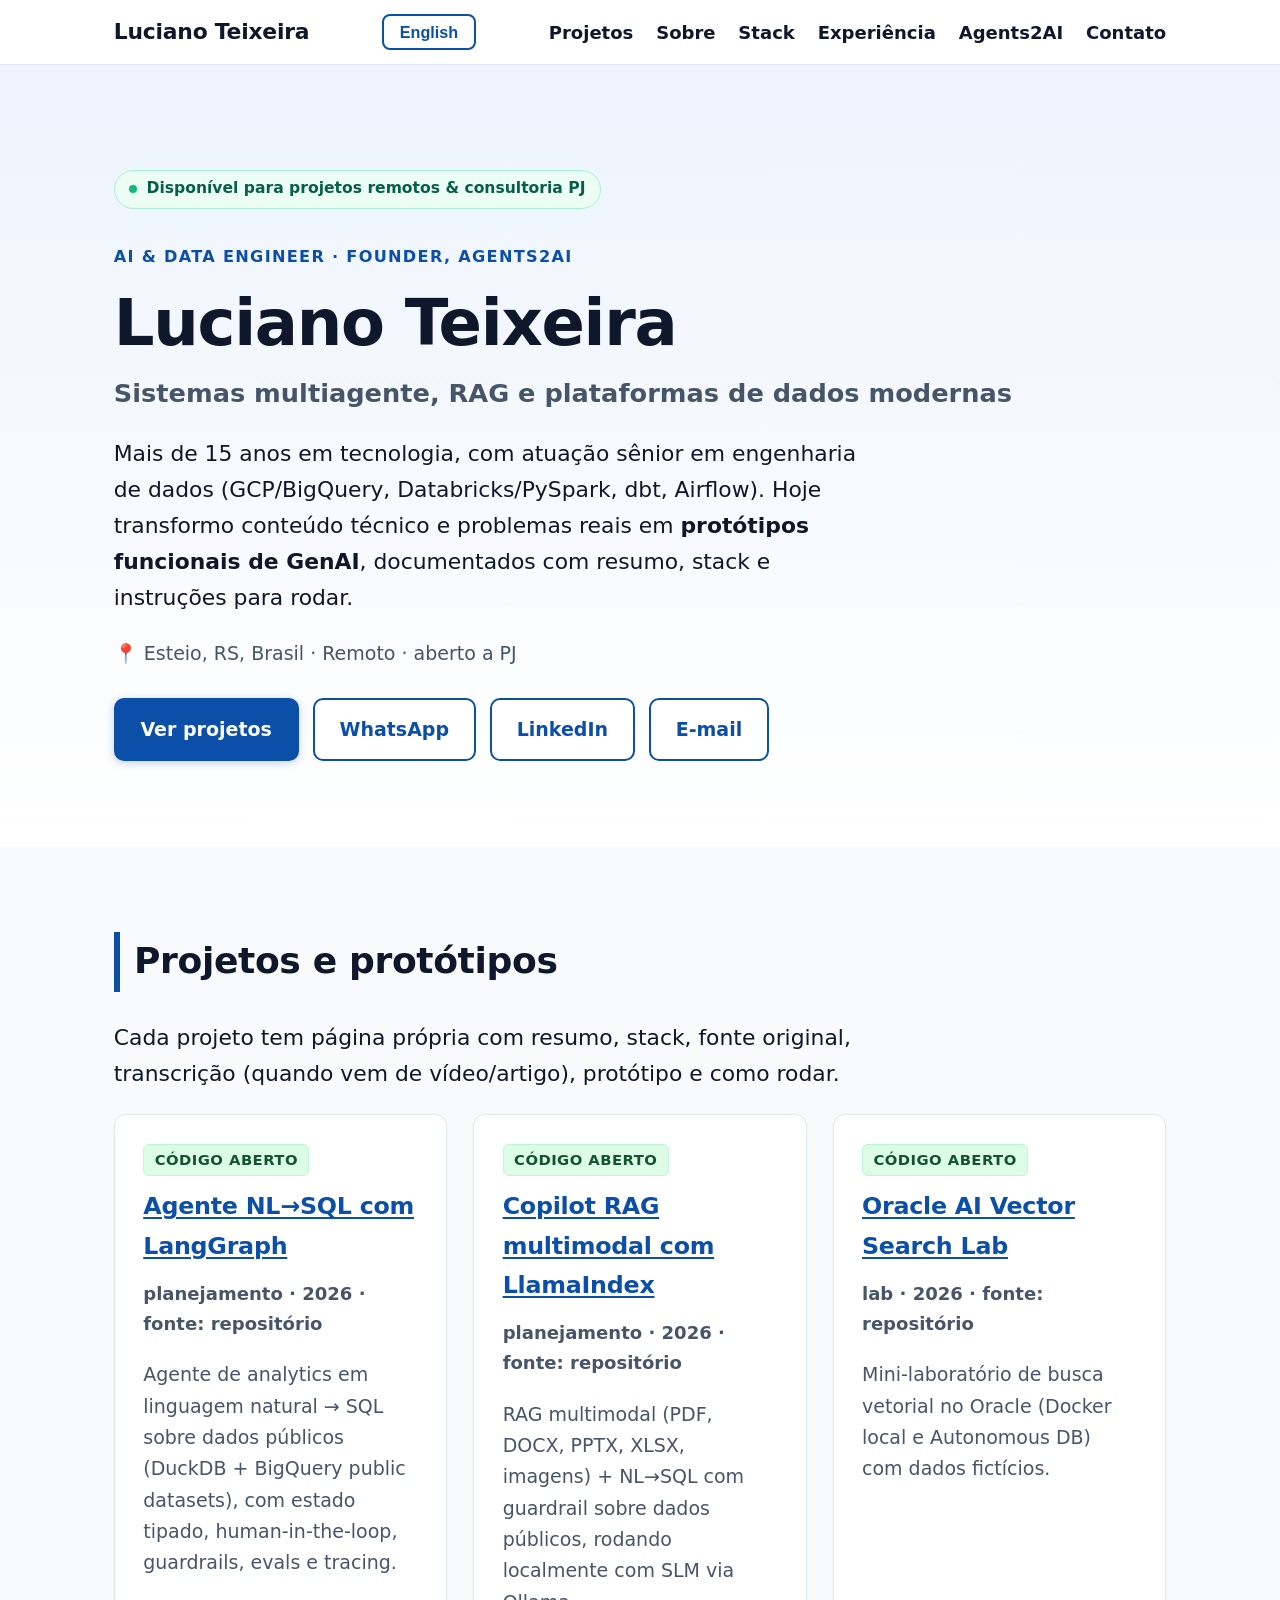
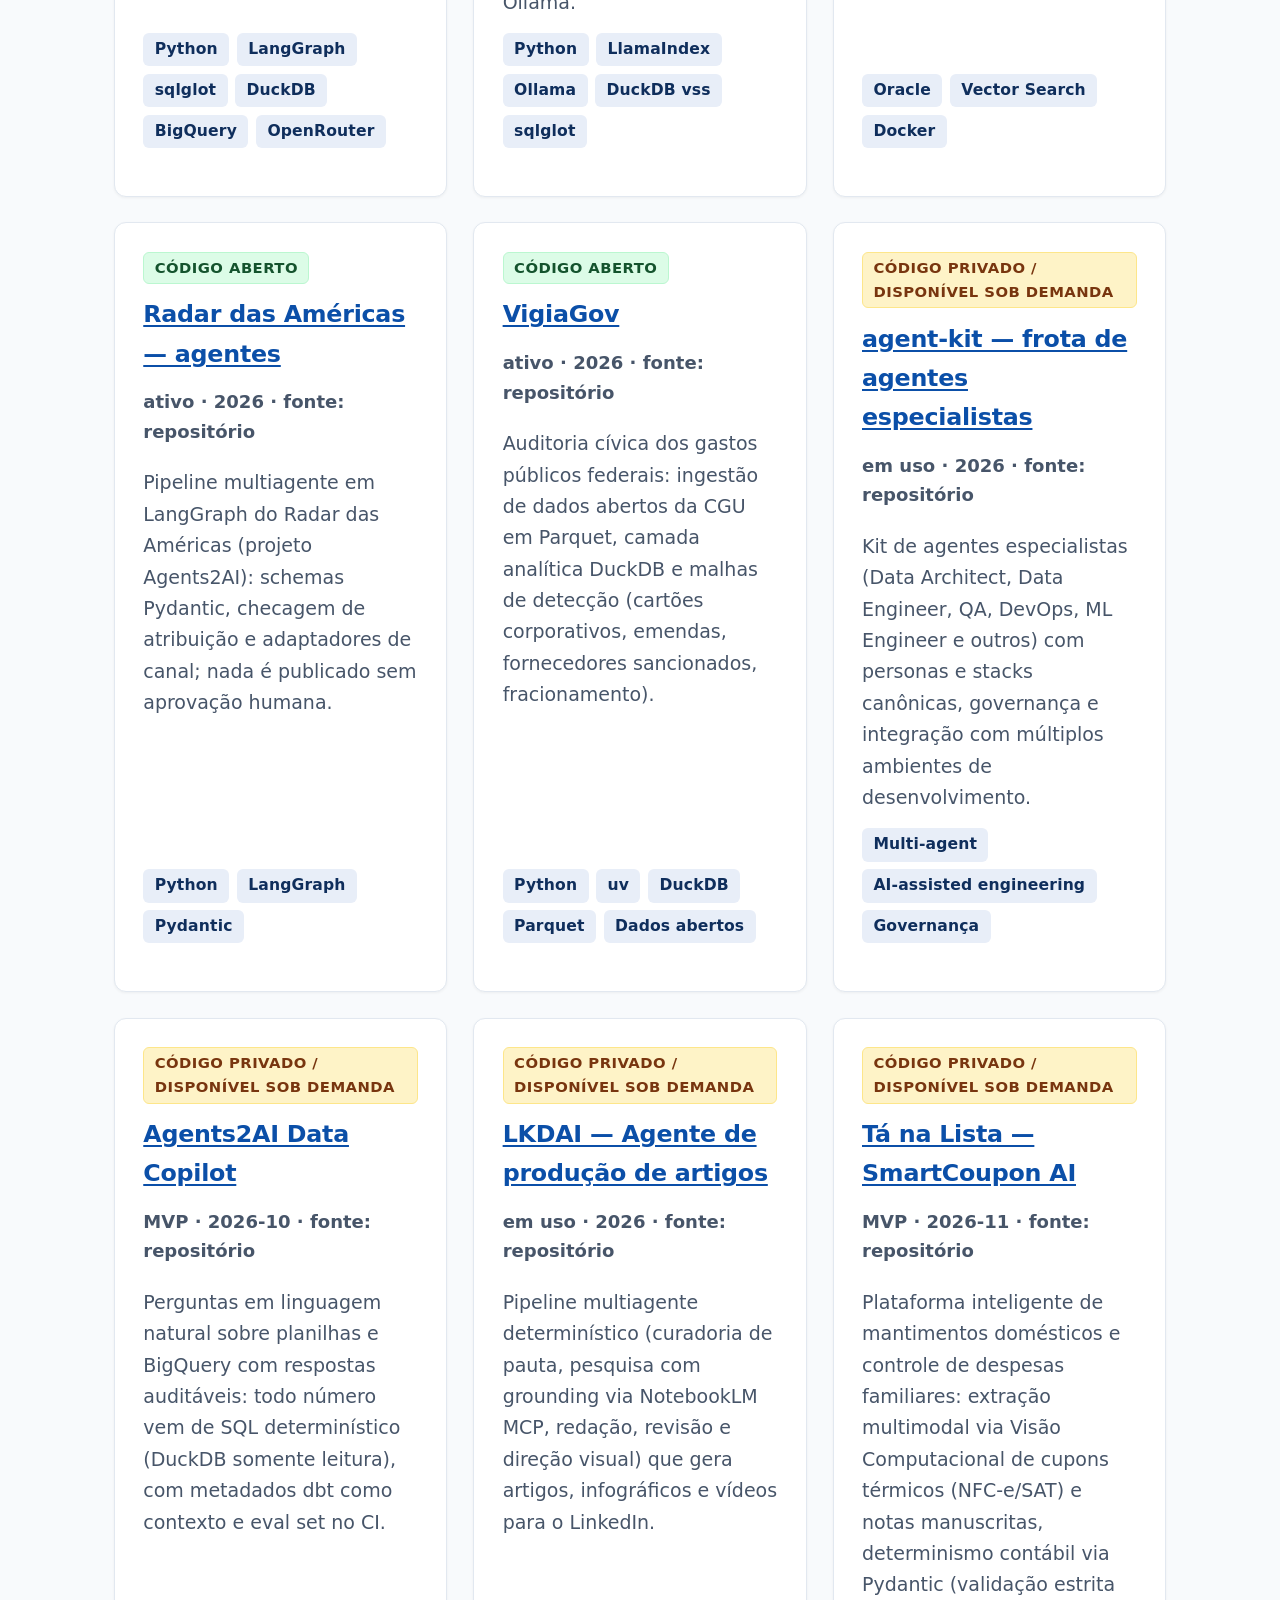
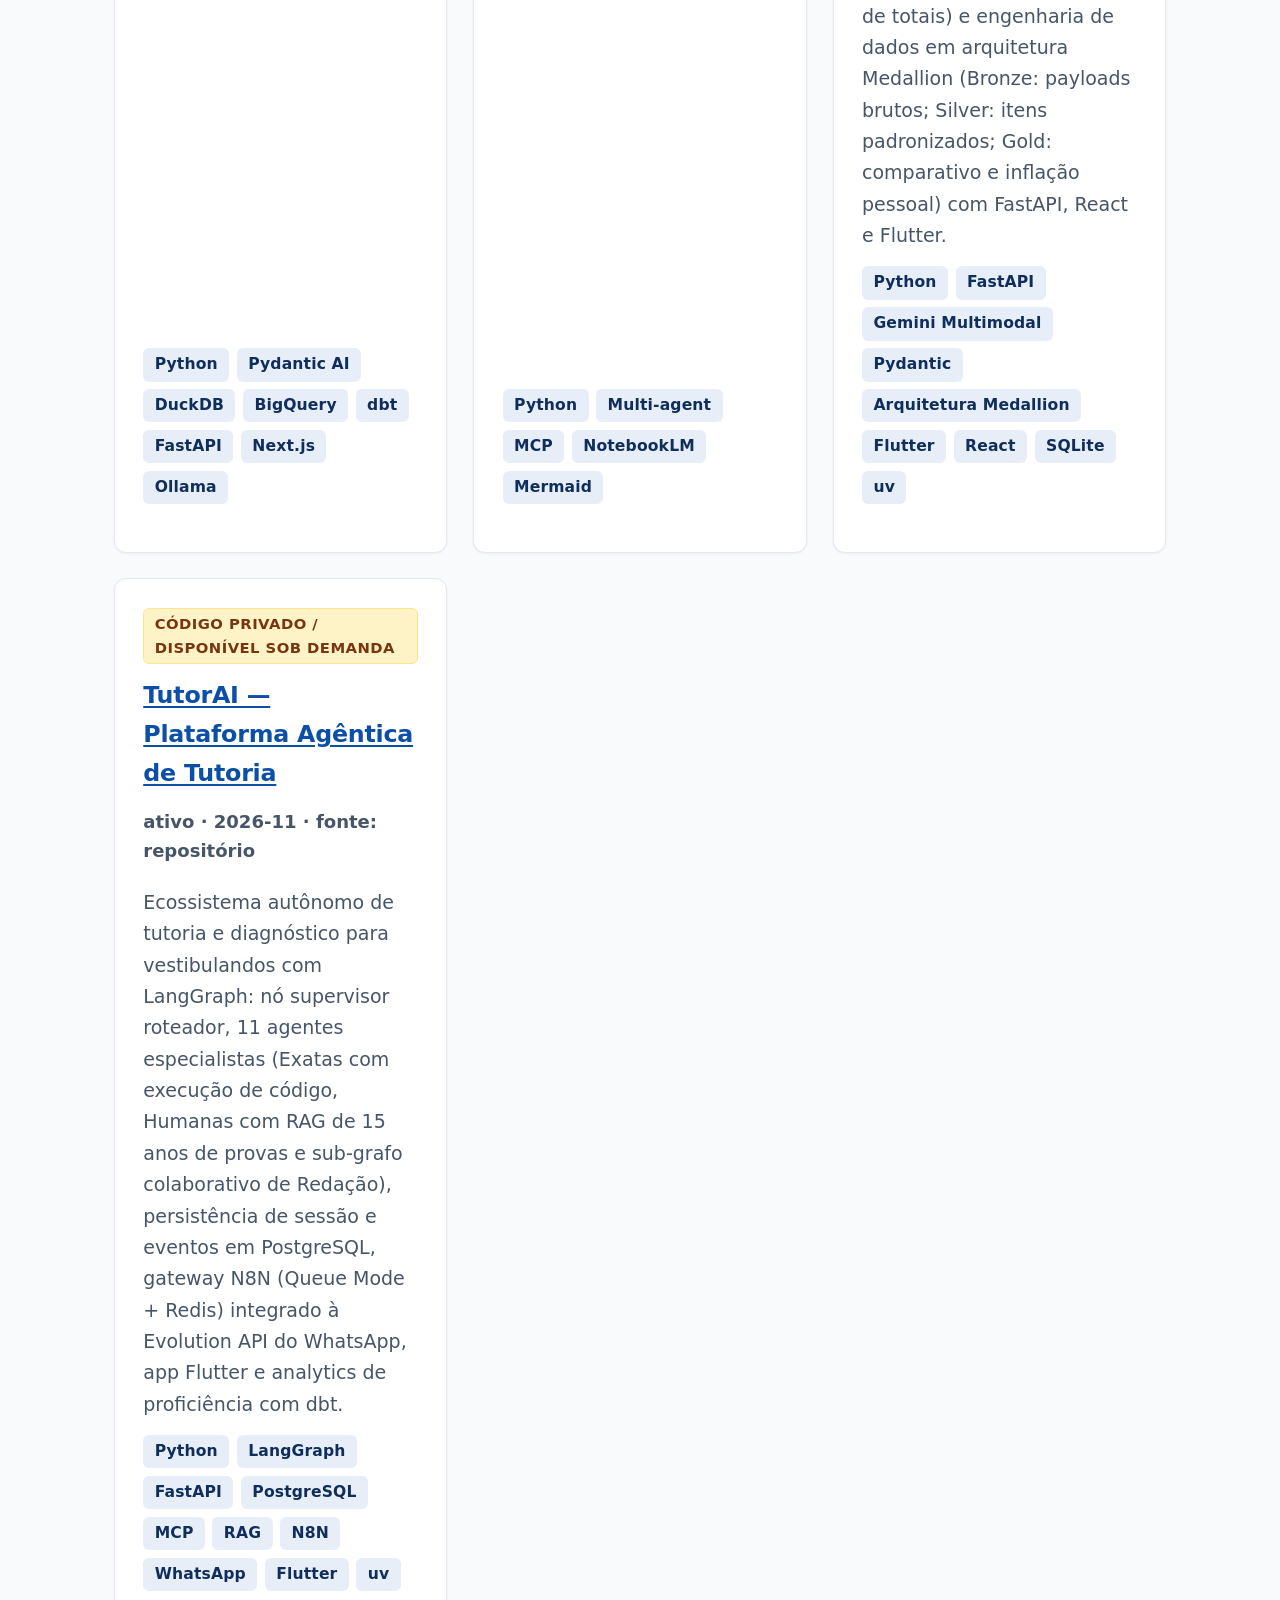
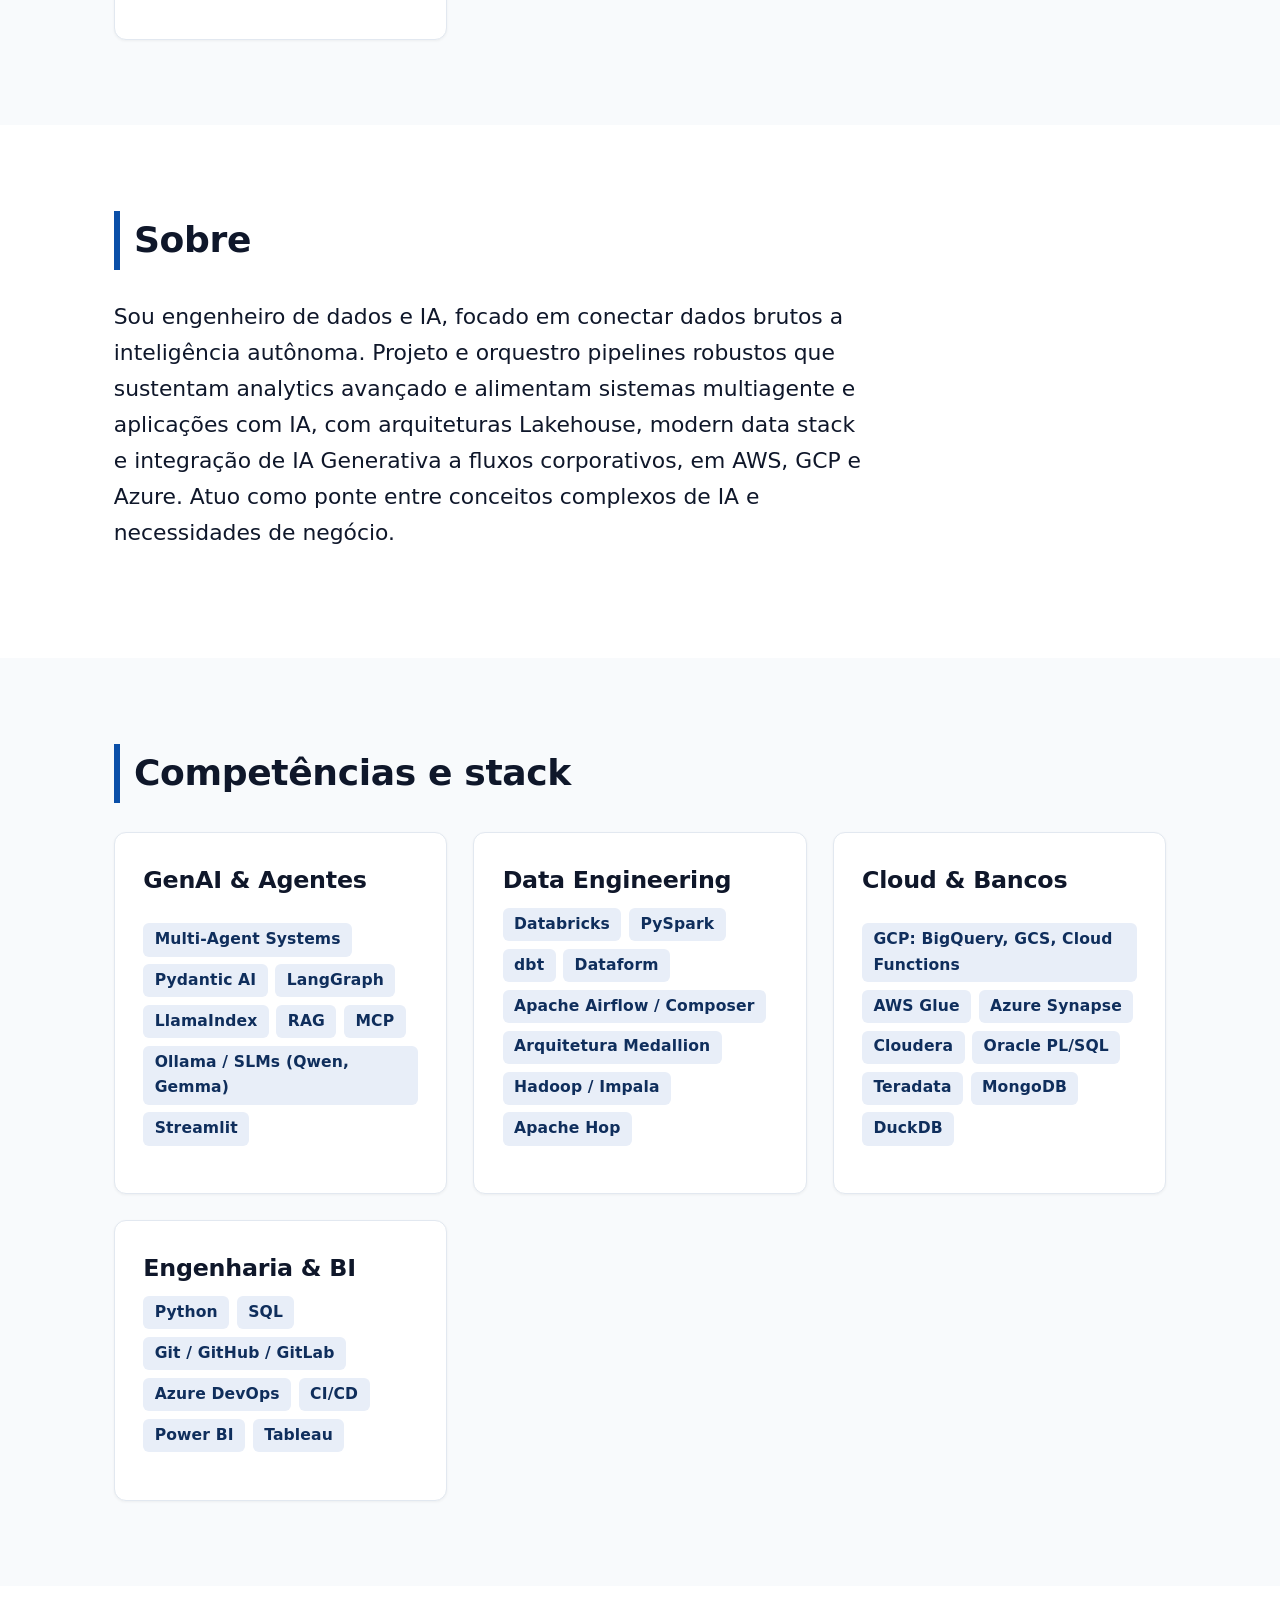
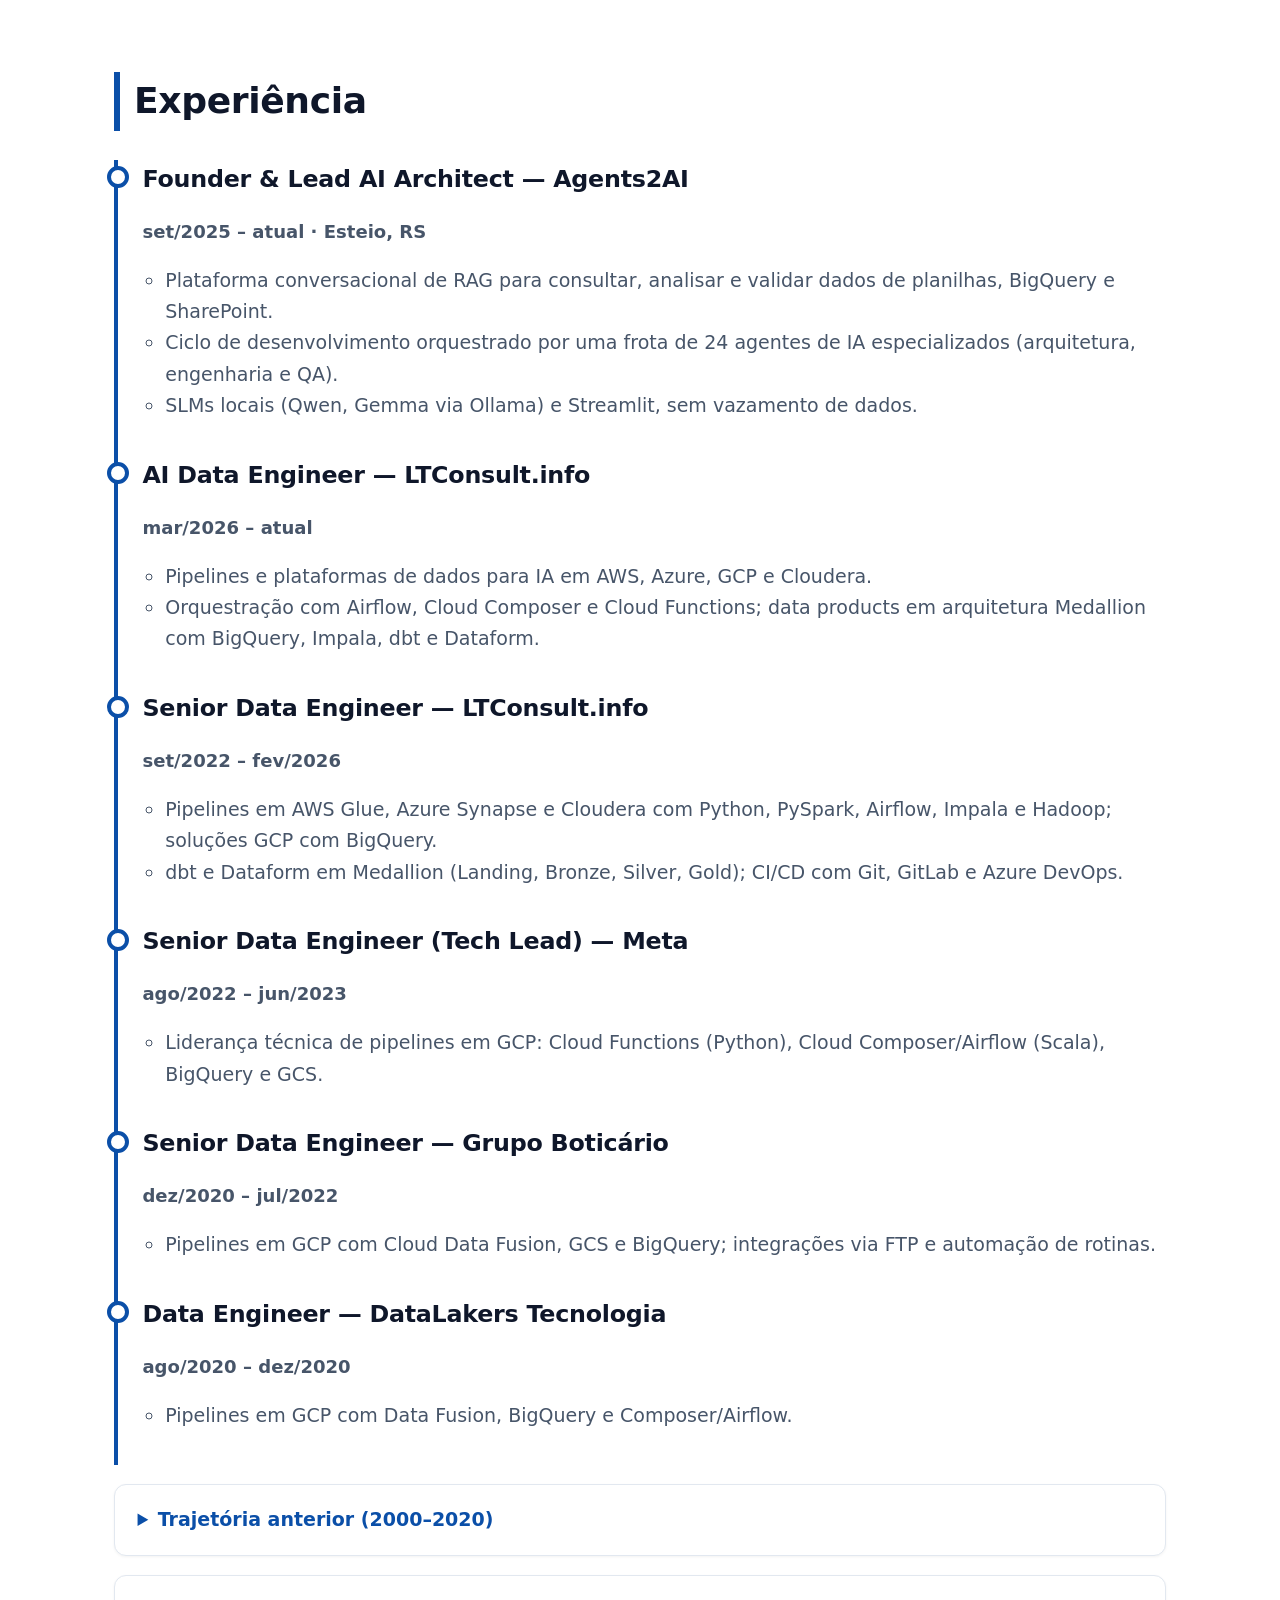
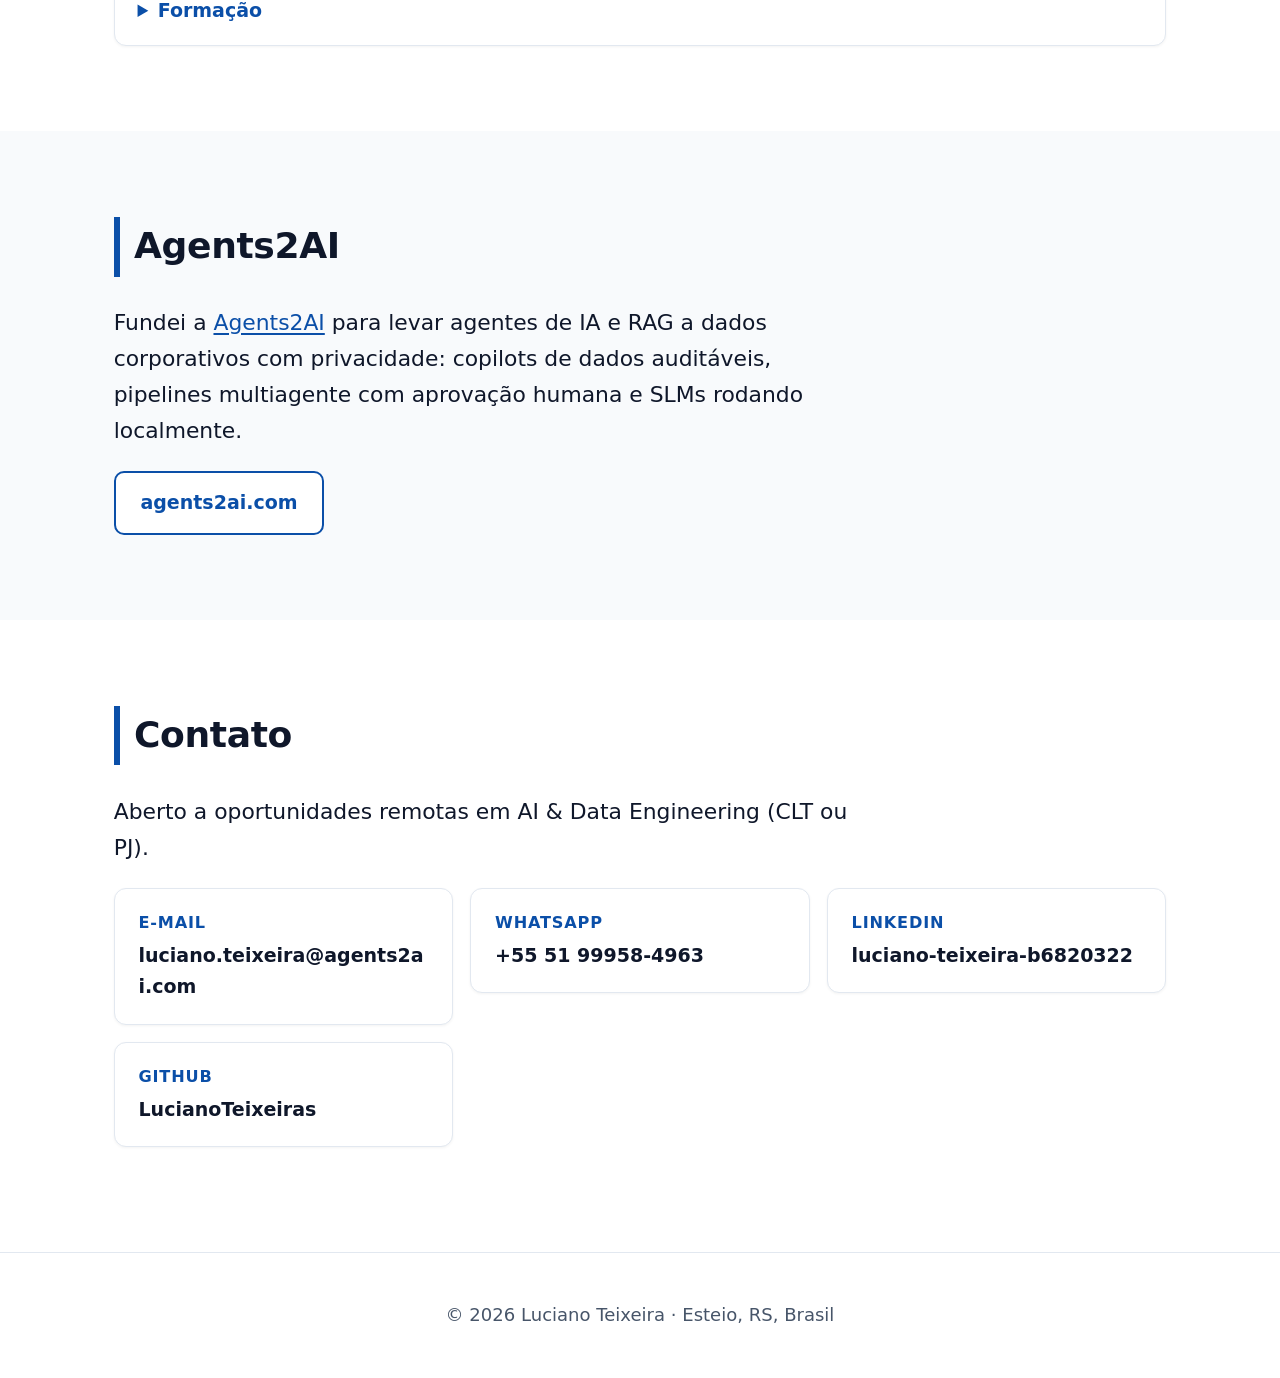
<file: index.html>
<!doctype html>
<html lang="pt-BR">
  <head>
    <meta charset="utf-8">
    <meta name="viewport" content="width=device-width, initial-scale=1">
    <title>Luciano Teixeira — AI & Data Engineer</title>
    <meta name="description" content="Luciano Teixeira, AI & Data Engineer: protótipos de GenAI, RAG e sistemas multiagente sobre plataformas de dados modernas.">
    <meta name="color-scheme" content="light">
    <link rel="canonical" href="https://lucianoteixeiras.github.io/">
    <link rel="icon" href="data:image/svg+xml,<svg xmlns=%22http://www.w3.org/2000/svg%22 viewBox=%220 0 32 32%22><rect width=%2232%22 height=%2232%22 rx=%228%22 fill=%22%230b4fa8%22/><path d=%22M9 16h6l-3 9 11-12h-6l3-9z%22 fill=%22%23ffffff%22/></svg>">

    <!-- Open Graph / Facebook / LinkedIn / WhatsApp -->
    <meta property="og:type" content="website">
    <meta property="og:locale" content="pt_BR">
    <meta property="og:url" content="https://lucianoteixeiras.github.io/">
    <meta property="og:title" content="Luciano Teixeira — AI & Data Engineer">
    <meta property="og:description" content="Sistemas multiagente, RAG e plataformas de dados modernas. Protótipos funcionais de GenAI com stack e como rodar.">
    <meta property="og:site_name" content="Luciano Teixeira Portfolio">
    <meta property="og:image" content="https://lucianoteixeiras.github.io/docs/preview-desktop.png">
    <meta property="og:image:width" content="1200">
    <meta property="og:image:height" content="630">
    <meta property="og:image:alt" content="Portfólio de Luciano Teixeira — AI & Data Engineer">

    <!-- Twitter -->
    <meta name="twitter:card" content="summary_large_image">
    <meta name="twitter:url" content="https://lucianoteixeiras.github.io/">
    <meta name="twitter:title" content="Luciano Teixeira — AI & Data Engineer">
    <meta name="twitter:description" content="Sistemas multiagente, RAG e plataformas de dados modernas. Protótipos funcionais de GenAI com stack e como rodar.">
    <meta name="twitter:image" content="https://lucianoteixeiras.github.io/docs/preview-desktop.png">

    <!-- Structured Data (JSON-LD) -->
    <script type="application/ld+json">
      {
        "@context": "https://schema.org",
        "@type": "Person",
        "name": "Luciano Teixeira",
        "url": "https://lucianoteixeiras.github.io/",
        "jobTitle": "AI & Data Engineer",
        "description": "Engenheiro de Dados e IA com mais de 15 anos em tecnologia, focado em sistemas multiagente, RAG e plataformas de dados modernas (BigQuery, Databricks, dbt).",
        "address": {
          "@type": "PostalAddress",
          "addressLocality": "Esteio",
          "addressRegion": "RS",
          "addressCountry": "BR"
        },
        "sameAs": [
          "https://www.linkedin.com/in/luciano-teixeira-b6820322",
          "https://github.com/LucianoTeixeiras",
          "https://agents2ai.com"
        ]
      }
    </script>

    <link rel="stylesheet" href="style.css">
  </head>
  <body>
    <header class="nav">
      <div class="container">
        <a class="brand" href="index.html">Luciano Teixeira</a>

        <div class="nav-actions">
          <button class="lang" type="button">English</button>
          <button
            class="nav-toggle"
            type="button"
            aria-label="Abrir menu de navegação"
            aria-expanded="false"
            aria-controls="nav-menu"
          >
            <span class="bar"></span>
            <span class="bar"></span>
            <span class="bar"></span>
          </button>
        </div>

        <nav id="nav-menu" class="nav-menu">
          <ul>
            <li>
              <a href="index.html#projetos">
                <span class="pt">Projetos</span>
                <span class="en">Projects</span>
              </a>
            </li>
            <li>
              <a href="index.html#sobre">
                <span class="pt">Sobre</span>
                <span class="en">About</span>
              </a>
            </li>
            <li><a href="index.html#stack">Stack</a></li>
            <li>
              <a href="index.html#experiencia">
                <span class="pt">Experiência</span>
                <span class="en">Experience</span>
              </a>
            </li>
            <li><a href="index.html#agents2ai">Agents2AI</a></li>
            <li>
              <a href="index.html#contato">
                <span class="pt">Contato</span>
                <span class="en">Contact</span>
              </a>
            </li>
          </ul>
        </nav>
      </div>
    </header>

    <main>
      <section class="hero">
        <div class="container">
          <div class="status-pill">
            <span class="pulse-dot"></span>
            <span class="pt">Disponível para projetos remotos & consultoria PJ</span>
            <span class="en">Available for remote projects & consulting</span>
          </div>
          <p class="eyebrow">AI & Data Engineer · Founder, Agents2AI</p>
          <h1>Luciano Teixeira</h1>
          <p class="subtitle">
            <span class="pt">Sistemas multiagente, RAG e plataformas de dados modernas</span>
            <span class="en">Multi-agent systems, RAG and modern data platforms</span>
          </p>
          <p class="pitch pt">
            Mais de 15 anos em tecnologia, com atuação sênior em engenharia de dados (GCP/BigQuery, Databricks/PySpark, dbt, Airflow). Hoje transformo conteúdo técnico e problemas reais em <strong>protótipos funcionais de GenAI</strong>, documentados com resumo, stack e instruções para rodar.
          </p>
          <p class="pitch en">
            15+ years in tech with senior data engineering experience (GCP/BigQuery, Databricks/PySpark, dbt, Airflow). I now turn technical content and real problems into <strong>working GenAI prototypes</strong>, documented with summary, stack and run instructions.
          </p>
          <p class="meta">
            📍 Esteio, RS, Brasil · 
            <span class="pt">Remoto · aberto a PJ</span>
            <span class="en">Remote · open to contractor (PJ)</span>
          </p>
          <div class="btns">
            <a class="btn primary" href="#projetos">
              <span class="pt">Ver projetos</span>
              <span class="en">See projects</span>
            </a>
            <a class="btn ghost" href="https://wa.me/5551999584963" target="_blank" rel="noopener">WhatsApp</a>
            <a class="btn ghost" href="https://www.linkedin.com/in/luciano-teixeira-b6820322" target="_blank" rel="noopener">LinkedIn</a>
            <a class="btn ghost" href="mailto:luciano.teixeira@agents2ai.com">E-mail</a>
          </div>
        </div>
      </section>

      <section id="projetos">
        <div class="container">
          <h2>
            <span class="pt">Projetos e protótipos</span>
            <span class="en">Projects & prototypes</span>
          </h2>
          <p class="pitch pt">
            Cada projeto tem página própria com resumo, stack, fonte original, transcrição (quando vem de vídeo/artigo), protótipo e como rodar.
          </p>
          <p class="pitch en">
            Each project has its own page with summary, stack, original source, transcript (when based on a video/article), prototype and how to run it.
          </p>
          <div class="grid" id="project-list">Carregando…</div>
        </div>
      </section>

      <section id="sobre">
        <div class="container">
          <h2>
            <span class="pt">Sobre</span>
            <span class="en">About</span>
          </h2>
          <p class="pitch pt">
            Sou engenheiro de dados e IA, focado em conectar dados brutos a inteligência autônoma. Projeto e orquestro pipelines robustos que sustentam analytics avançado e alimentam sistemas multiagente e aplicações com IA, com arquiteturas Lakehouse, modern data stack e integração de IA Generativa a fluxos corporativos, em AWS, GCP e Azure. Atuo como ponte entre conceitos complexos de IA e necessidades de negócio.
          </p>
          <p class="pitch en">
            I'm a Data & AI Engineer bridging raw data and autonomous intelligence. I design and orchestrate robust pipelines that support advanced analytics and power multi-agent systems and AI applications, with Lakehouse architectures, the modern data stack and GenAI integration across AWS, GCP and Azure. I act as a bridge between complex AI concepts and business needs.
          </p>
        </div>
      </section>

      <section id="stack">
        <div class="container">
          <h2>
            <span class="pt">Competências e stack</span>
            <span class="en">Skills & stack</span>
          </h2>
          <div class="grid">
            <div class="card">
              <h3>GenAI & Agentes</h3>
              <ul class="tags">
                <li>Multi-Agent Systems</li>
                <li>Pydantic AI</li>
                <li>LangGraph</li>
                <li>LlamaIndex</li>
                <li>RAG</li>
                <li>MCP</li>
                <li>Ollama / SLMs (Qwen, Gemma)</li>
                <li>Streamlit</li>
              </ul>
            </div>
            <div class="card">
              <h3>Data Engineering</h3>
              <ul class="tags">
                <li>Databricks</li>
                <li>PySpark</li>
                <li>dbt</li>
                <li>Dataform</li>
                <li>Apache Airflow / Composer</li>
                <li>Arquitetura Medallion</li>
                <li>Hadoop / Impala</li>
                <li>Apache Hop</li>
              </ul>
            </div>
            <div class="card">
              <h3>Cloud & Bancos</h3>
              <ul class="tags">
                <li>GCP: BigQuery, GCS, Cloud Functions</li>
                <li>AWS Glue</li>
                <li>Azure Synapse</li>
                <li>Cloudera</li>
                <li>Oracle PL/SQL</li>
                <li>Teradata</li>
                <li>MongoDB</li>
                <li>DuckDB</li>
              </ul>
            </div>
            <div class="card">
              <h3>Engenharia & BI</h3>
              <ul class="tags">
                <li>Python</li>
                <li>SQL</li>
                <li>Git / GitHub / GitLab</li>
                <li>Azure DevOps</li>
                <li>CI/CD</li>
                <li>Power BI</li>
                <li>Tableau</li>
              </ul>
            </div>
          </div>
        </div>
      </section>

      <section id="experiencia">
        <div class="container">
          <h2>
            <span class="pt">Experiência</span>
            <span class="en">Experience</span>
          </h2>
          <ol class="timeline">
            <li>
              <h3>Founder & Lead AI Architect — Agents2AI</h3>
              <p class="when">set/2025 – atual · Esteio, RS</p>
              <ul>
                <li>Plataforma conversacional de RAG para consultar, analisar e validar dados de planilhas, BigQuery e SharePoint.</li>
                <li>Ciclo de desenvolvimento orquestrado por uma frota de 24 agentes de IA especializados (arquitetura, engenharia e QA).</li>
                <li>SLMs locais (Qwen, Gemma via Ollama) e Streamlit, sem vazamento de dados.</li>
              </ul>
            </li>
            <li>
              <h3>AI Data Engineer — LTConsult.info</h3>
              <p class="when">mar/2026 – atual</p>
              <ul>
                <li>Pipelines e plataformas de dados para IA em AWS, Azure, GCP e Cloudera.</li>
                <li>Orquestração com Airflow, Cloud Composer e Cloud Functions; data products em arquitetura Medallion com BigQuery, Impala, dbt e Dataform.</li>
              </ul>
            </li>
            <li>
              <h3>Senior Data Engineer — LTConsult.info</h3>
              <p class="when">set/2022 – fev/2026</p>
              <ul>
                <li>Pipelines em AWS Glue, Azure Synapse e Cloudera com Python, PySpark, Airflow, Impala e Hadoop; soluções GCP com BigQuery.</li>
                <li>dbt e Dataform em Medallion (Landing, Bronze, Silver, Gold); CI/CD com Git, GitLab e Azure DevOps.</li>
              </ul>
            </li>
            <li>
              <h3>Senior Data Engineer (Tech Lead) — Meta</h3>
              <p class="when">ago/2022 – jun/2023</p>
              <ul>
                <li>Liderança técnica de pipelines em GCP: Cloud Functions (Python), Cloud Composer/Airflow (Scala), BigQuery e GCS.</li>
              </ul>
            </li>
            <li>
              <h3>Senior Data Engineer — Grupo Boticário</h3>
              <p class="when">dez/2020 – jul/2022</p>
              <ul>
                <li>Pipelines em GCP com Cloud Data Fusion, GCS e BigQuery; integrações via FTP e automação de rotinas.</li>
              </ul>
            </li>
            <li>
              <h3>Data Engineer — DataLakers Tecnologia</h3>
              <p class="when">ago/2020 – dez/2020</p>
              <ul>
                <li>Pipelines em GCP com Data Fusion, BigQuery e Composer/Airflow.</li>
              </ul>
            </li>
          </ol>

          <details>
            <summary>
              <span class="pt">Trajetória anterior (2000–2020)</span>
              <span class="en">Earlier career (2000–2020)</span>
            </summary>
            <ul>
              <li>Analista de BI — Zallpy Digital (2020) · Power BI, PostgreSQL, PDI</li>
              <li>Analista de Sistemas BI — Compasso (2019–2020) · Oracle PL/SQL, Teradata, ODI, Tableau</li>
              <li>Data Engineer — Cloud2Go (2019) · SSIS, SQL Server, Cloudera/Hive/Impala</li>
              <li>BI Analyst — Uhuu (2019) · SQL/MySQL, dashboards</li>
              <li>Software Engineering Analyst — Accenture (2018–2019) · Oracle PL/SQL, Teradata, ODI</li>
              <li>Professor Nível Técnico — Faculdade de Tecnologia Alcides Maya (2017–2018)</li>
              <li>Desenvolvedor PL/SQL e Analista de Suporte — Shopping Brasil (2009–2018)</li>
              <li>Analista de Suporte — Unimed Central (2007–2009)</li>
              <li>Analista de Suporte — McLane Company (2000–2007)</li>
            </ul>
          </details>

          <details>
            <summary>
              <span class="pt">Formação</span>
              <span class="en">Education</span>
            </summary>
            <ul>
              <li>Pós em Engenharia de Dados e IA — Anhanguera (2025–2026)</li>
              <li>Pós em IA e Machine Learning — PUC Minas (2020–2024)</li>
              <li>MBA em Business Intelligence e Analytics — Unyleya (2022–2023)</li>
              <li>Data Engineering on Google Cloud Platform — Coursera (2019–2020)</li>
            </ul>
          </details>
        </div>
      </section>

      <section id="agents2ai">
        <div class="container">
          <h2>Agents2AI</h2>
          <p class="pitch pt">
            Fundei a <a href="https://agents2ai.com" target="_blank" rel="noopener">Agents2AI</a> para levar agentes de IA e RAG a dados corporativos com privacidade: copilots de dados auditáveis, pipelines multiagente com aprovação humana e SLMs rodando localmente.
          </p>
          <p class="pitch en">
            I founded <a href="https://agents2ai.com" target="_blank" rel="noopener">Agents2AI</a> to bring AI agents and RAG to enterprise data with privacy: auditable data copilots, multi-agent pipelines with human approval and locally run SLMs.
          </p>
          <div class="btns">
            <a class="btn ghost" href="https://agents2ai.com" target="_blank" rel="noopener">agents2ai.com</a>
          </div>
        </div>
      </section>

      <section id="contato">
        <div class="container">
          <h2>
            <span class="pt">Contato</span>
            <span class="en">Contact</span>
          </h2>
          <p class="pitch pt">Aberto a oportunidades remotas em AI & Data Engineering (CLT ou PJ).</p>
          <p class="pitch en">Open to remote AI & Data Engineering roles (employee or contractor).</p>
          <ul class="contact-list">
            <li>
              <a href="mailto:luciano.teixeira@agents2ai.com">
                <span>E-mail</span>
                luciano.teixeira@agents2ai.com
              </a>
            </li>
            <li>
              <a href="https://wa.me/5551999584963" target="_blank" rel="noopener">
                <span>WhatsApp</span>
                +55 51 99958-4963
              </a>
            </li>
            <li>
              <a href="https://www.linkedin.com/in/luciano-teixeira-b6820322" target="_blank" rel="noopener">
                <span>LinkedIn</span>
                luciano-teixeira-b6820322
              </a>
            </li>
            <li>
              <a href="https://github.com/LucianoTeixeiras" target="_blank" rel="noopener">
                <span>GitHub</span>
                LucianoTeixeiras
              </a>
            </li>
          </ul>
        </div>
      </section>
    </main>

    <footer>
      <div class="container">
        © 2026 Luciano Teixeira · Esteio, RS, Brasil
      </div>
    </footer>

    <script src="app.js"></script>
  </body>
</html>
</file>
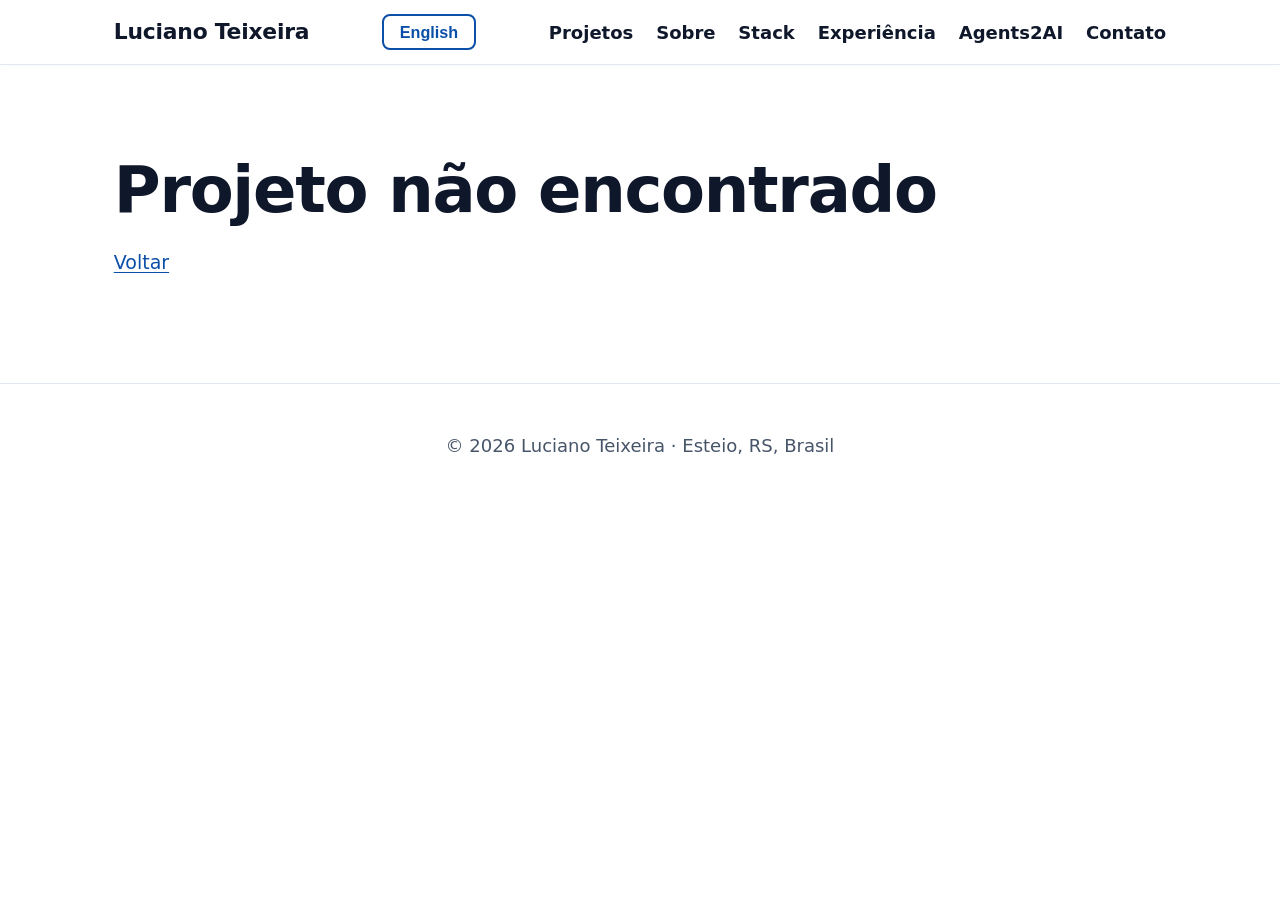
<file: project.html>
<!doctype html>
<html lang="pt-BR">
  <head>
    <meta charset="utf-8">
    <meta name="viewport" content="width=device-width, initial-scale=1">
    <title>Projeto — Luciano Teixeira</title>
    <link rel="icon" href="data:image/svg+xml,<svg xmlns=%22http://www.w3.org/2000/svg%22 viewBox=%220 0 32 32%22><rect width=%2232%22 height=%2232%22 rx=%228%22 fill=%22%230b4fa8%22/><path d=%22M9 16h6l-3 9 11-12h-6l3-9z%22 fill=%22%23ffffff%22/></svg>">
    <link rel="stylesheet" href="style.css">
  </head>
  <body>
    <header class="nav">
      <div class="container">
        <a class="brand" href="index.html">Luciano Teixeira</a>

        <div class="nav-actions">
          <button class="lang" type="button">English</button>
          <button
            class="nav-toggle"
            type="button"
            aria-label="Abrir menu de navegação"
            aria-expanded="false"
            aria-controls="nav-menu"
          >
            <span class="bar"></span>
            <span class="bar"></span>
            <span class="bar"></span>
          </button>
        </div>

        <nav id="nav-menu" class="nav-menu">
          <ul>
            <li>
              <a href="index.html#projetos">
                <span class="pt">Projetos</span>
                <span class="en">Projects</span>
              </a>
            </li>
            <li>
              <a href="index.html#sobre">
                <span class="pt">Sobre</span>
                <span class="en">About</span>
              </a>
            </li>
            <li><a href="index.html#stack">Stack</a></li>
            <li>
              <a href="index.html#experiencia">
                <span class="pt">Experiência</span>
                <span class="en">Experience</span>
              </a>
            </li>
            <li><a href="index.html#agents2ai">Agents2AI</a></li>
            <li>
              <a href="index.html#contato">
                <span class="pt">Contato</span>
                <span class="en">Contact</span>
              </a>
            </li>
          </ul>
        </nav>
      </div>
    </header>

    <main>
      <section>
        <div class="container" id="project">Carregando…</div>
      </section>
    </main>

    <footer>
      <div class="container">
        © 2026 Luciano Teixeira · Esteio, RS, Brasil
      </div>
    </footer>

    <script src="app.js"></script>
  </body>
</html>
</file>
<file: style.css>
:root {
  --bg: #ffffff;
  --alt: #f8fafc;
  --text: #0f172a;
  --muted: #475569;
  --accent: #0b4fa8;
  --accent-d: #083b7e;
  --border: #e2e8f0;
  --radius: 12px;
  --shadow-sm: 0 1px 3px rgba(0, 0, 0, 0.05);
  --shadow-md: 0 4px 14px rgba(0, 0, 0, 0.06);
  --shadow-lg: 0 10px 25px -5px rgba(11, 79, 168, 0.08), 0 8px 10px -6px rgba(0, 0, 0, 0.04);
}

* {
  box-sizing: border-box;
}

html {
  font-size: 19px;
  scroll-behavior: smooth;
}

body {
  margin: 0;
  background: var(--bg);
  color: var(--text);
  font-family: system-ui, -apple-system, "Segoe UI", Roboto, Arial, sans-serif;
  line-height: 1.65;
}

a {
  color: var(--accent);
  text-underline-offset: 3px;
  transition: color 0.15s ease;
}

a:focus-visible,
button:focus-visible {
  outline: 3px solid #f59e0b;
  outline-offset: 3px;
}

.container {
  max-width: 1100px;
  margin: 0 auto;
  padding: 0 1.25rem;
}

header.nav {
  position: sticky;
  top: 0;
  background: rgba(255, 255, 255, 0.94);
  backdrop-filter: blur(12px);
  -webkit-backdrop-filter: blur(12px);
  border-bottom: 1px solid var(--border);
  z-index: 100;
  box-shadow: 0 1px 3px rgba(0, 0, 0, 0.02);
}

.nav .container {
  display: flex;
  align-items: center;
  justify-content: space-between;
  gap: 1rem;
  min-height: 64px;
}

.brand {
  font-weight: 800;
  font-size: 1.15rem;
  color: var(--text);
  text-decoration: none;
  letter-spacing: -0.01em;
}

.nav-actions {
  display: flex;
  align-items: center;
  gap: 0.75rem;
}

.nav-menu ul {
  display: flex;
  gap: 1.2rem;
  list-style: none;
  margin: 0;
  padding: 0;
}

.nav-menu ul a {
  color: var(--text);
  text-decoration: none;
  font-weight: 600;
  font-size: 0.95rem;
  padding: 0.25rem 0;
  position: relative;
}

.nav-menu ul a:hover {
  color: var(--accent);
  text-decoration: none;
}

.nav-menu ul a::after {
  content: "";
  position: absolute;
  bottom: 0;
  left: 0;
  width: 0%;
  height: 2px;
  background: var(--accent);
  transition: width 0.2s ease;
}

.nav-menu ul a:hover::after {
  width: 100%;
}

.nav-toggle {
  display: none;
  background: #fff;
  border: 1px solid var(--border);
  border-radius: 8px;
  padding: 8px;
  cursor: pointer;
  flex-direction: column;
  gap: 4px;
  width: 40px;
  height: 40px;
  justify-content: center;
  align-items: center;
  transition: background 0.15s ease, border-color 0.15s ease;
}

.nav-toggle:hover {
  background: var(--alt);
  border-color: var(--accent);
}

.nav-toggle .bar {
  display: block;
  width: 20px;
  height: 2px;
  background: var(--text);
  border-radius: 2px;
  transition: transform 0.2s ease, opacity 0.2s ease;
}

.nav-toggle[aria-expanded="true"] .bar:nth-child(1) {
  transform: translateY(6px) rotate(45deg);
}

.nav-toggle[aria-expanded="true"] .bar:nth-child(2) {
  opacity: 0;
}

.nav-toggle[aria-expanded="true"] .bar:nth-child(3) {
  transform: translateY(-6px) rotate(-45deg);
}

.lang {
  border: 2px solid var(--accent);
  background: #fff;
  color: var(--accent);
  font-weight: 700;
  font-size: 0.85rem;
  padding: 0.35rem 0.85rem;
  border-radius: 8px;
  cursor: pointer;
  transition: all 0.2s ease;
}

.lang:hover {
  background: var(--accent);
  color: #fff;
}

section {
  padding: 4.5rem 0;
}

section:nth-of-type(even) {
  background: var(--alt);
}

h1 {
  font-size: clamp(2.3rem, 5vw, 3.4rem);
  line-height: 1.15;
  margin: 0.2rem 0 0.6rem;
  letter-spacing: -0.02em;
}

h2 {
  font-size: 1.9rem;
  margin: 0 0 1.5rem;
  border-left: 6px solid var(--accent);
  padding-left: 0.75rem;
  letter-spacing: -0.01em;
}

h3 {
  font-size: 1.25rem;
  margin: 0 0 0.4rem;
  letter-spacing: -0.01em;
}

.hero {
  padding: 5.5rem 0 4.5rem;
  background: linear-gradient(180deg, #edf4fd 0%, #ffffff 100%);
}

.status-pill {
  display: inline-flex;
  align-items: center;
  gap: 0.5rem;
  background: #ecfdf5;
  color: #065f46;
  border: 1px solid #a7f3d0;
  padding: 0.3rem 0.75rem;
  border-radius: 999px;
  font-size: 0.82rem;
  font-weight: 700;
  margin-bottom: 1rem;
}

.pulse-dot {
  width: 8px;
  height: 8px;
  background: #10b981;
  border-radius: 50%;
  box-shadow: 0 0 0 0 rgba(16, 185, 129, 0.7);
  animation: pulse 2s infinite;
}

@keyframes pulse {
  0% {
    transform: scale(0.95);
    box-shadow: 0 0 0 0 rgba(16, 185, 129, 0.7);
  }
  70% {
    transform: scale(1);
    box-shadow: 0 0 0 6px rgba(16, 185, 129, 0);
  }
  100% {
    transform: scale(0.95);
    box-shadow: 0 0 0 0 rgba(16, 185, 129, 0);
  }
}

.eyebrow {
  font-weight: 700;
  color: var(--accent);
  text-transform: uppercase;
  letter-spacing: 0.08em;
  font-size: 0.85rem;
}

.subtitle {
  font-size: 1.35rem;
  font-weight: 600;
  color: var(--muted);
  margin: 0 0 1rem;
}

.pitch {
  font-size: 1.15rem;
  max-width: 760px;
}

.meta {
  color: var(--muted);
  margin: 0.5rem 0 1.5rem;
}

.btns {
  display: flex;
  flex-wrap: wrap;
  gap: 0.75rem;
}

.btn {
  display: inline-block;
  padding: 0.75rem 1.3rem;
  border-radius: 10px;
  font-weight: 700;
  text-decoration: none;
  border: 2px solid var(--accent);
  font-size: 1rem;
  transition: all 0.2s ease;
}

.btn.primary {
  background: var(--accent);
  color: #fff;
  box-shadow: 0 2px 8px rgba(11, 79, 168, 0.25);
}

.btn.primary:hover {
  background: var(--accent-d);
  border-color: var(--accent-d);
  transform: translateY(-1px);
  box-shadow: 0 4px 12px rgba(11, 79, 168, 0.35);
}

.btn.ghost {
  background: #fff;
  color: var(--accent);
}

.btn.ghost:hover {
  background: #eef4fc;
  transform: translateY(-1px);
}

.grid {
  display: grid;
  gap: 1.35rem;
  grid-template-columns: repeat(auto-fill, minmax(320px, 1fr));
}

.card {
  background: #fff;
  border: 1px solid var(--border);
  border-radius: var(--radius);
  padding: 1.5rem;
  display: flex;
  flex-direction: column;
  box-shadow: var(--shadow-sm);
  transition: transform 0.2s ease, box-shadow 0.2s ease, border-color 0.2s ease;
}

.card:hover {
  transform: translateY(-3px);
  box-shadow: var(--shadow-lg);
  border-color: #cbd5e1;
}

.card .pitch {
  max-width: none;
}

.card p {
  margin: 0.3rem 0 0.8rem;
  color: var(--muted);
}

.tags {
  display: flex;
  flex-wrap: wrap;
  gap: 0.4rem;
  margin-top: auto;
  padding: 0;
  list-style: none;
}

.tags li {
  background: #e8eef8;
  color: #0f2e5c;
  border-radius: 6px;
  padding: 0.2rem 0.6rem;
  font-size: 0.82rem;
  font-weight: 600;
  letter-spacing: 0.01em;
}

.badge {
  display: inline-block;
  font-size: 0.78rem;
  font-weight: 700;
  padding: 0.15rem 0.55rem;
  border-radius: 6px;
  margin-bottom: 0.6rem;
  width: fit-content;
  text-transform: uppercase;
  letter-spacing: 0.03em;
}

.badge.priv {
  background: #fef3c7;
  color: #78350f;
  border: 1px solid #fde68a;
}

.badge.pub {
  background: #dcfce7;
  color: #14532d;
  border: 1px solid #bbf7d0;
}

.timeline {
  list-style: none;
  padding: 0;
  margin: 0;
}

.timeline > li {
  border-left: 4px solid var(--accent);
  padding: 0 0 1.8rem 1.3rem;
  position: relative;
}

.timeline > li::before {
  content: "";
  position: absolute;
  left: -11px;
  top: 0.35rem;
  width: 14px;
  height: 14px;
  border-radius: 50%;
  background: #fff;
  border: 4px solid var(--accent);
}

.when {
  color: var(--muted);
  font-weight: 600;
  font-size: 0.95rem;
}

.timeline ul {
  margin: 0.4rem 0 0;
  padding-left: 1.2rem;
  color: var(--muted);
}

details {
  margin-top: 1rem;
  background: #fff;
  border: 1px solid var(--border);
  border-radius: var(--radius);
  padding: 1rem 1.2rem;
  box-shadow: var(--shadow-sm);
}

summary {
  cursor: pointer;
  font-weight: 700;
  color: var(--accent);
}

.contact-list {
  list-style: none;
  padding: 0;
  display: grid;
  gap: 0.9rem;
  grid-template-columns: repeat(auto-fill, minmax(260px, 1fr));
}

.contact-list a {
  display: block;
  background: #fff;
  border: 1px solid var(--border);
  border-radius: var(--radius);
  padding: 1.1rem 1.25rem;
  text-decoration: none;
  color: var(--text);
  font-weight: 600;
  word-break: break-word;
  box-shadow: var(--shadow-sm);
  transition: transform 0.2s ease, border-color 0.2s ease, box-shadow 0.2s ease;
}

.contact-list a span {
  display: block;
  color: var(--accent);
  font-size: 0.85rem;
  text-transform: uppercase;
  letter-spacing: 0.05em;
  margin-bottom: 0.2rem;
}

.contact-list a:hover {
  border-color: var(--accent);
  transform: translateY(-2px);
  box-shadow: var(--shadow-md);
}

footer {
  padding: 2.5rem 0;
  text-align: center;
  color: var(--muted);
  border-top: 1px solid var(--border);
  font-size: 0.95rem;
}

[data-lang="en"] .pt,
[data-lang="pt"] .en {
  display: none !important;
}

@media (max-width: 820px) {
  html {
    font-size: 18px;
  }

  .nav .container {
    flex-wrap: wrap;
    position: relative;
  }

  .nav-toggle {
    display: flex;
  }

  .nav-menu {
    display: none;
    width: 100%;
    order: 4;
    padding: 1rem 0;
    border-top: 1px solid var(--border);
  }

  .nav-menu.is-open {
    display: block;
  }

  .nav-menu ul {
    flex-direction: column;
    gap: 0.85rem;
  }

  .nav-menu ul a {
    display: block;
    padding: 0.4rem 0;
    font-size: 1.05rem;
  }

  section {
    padding: 3.5rem 0;
  }

  .grid {
    grid-template-columns: 1fr;
  }
}
</file>
